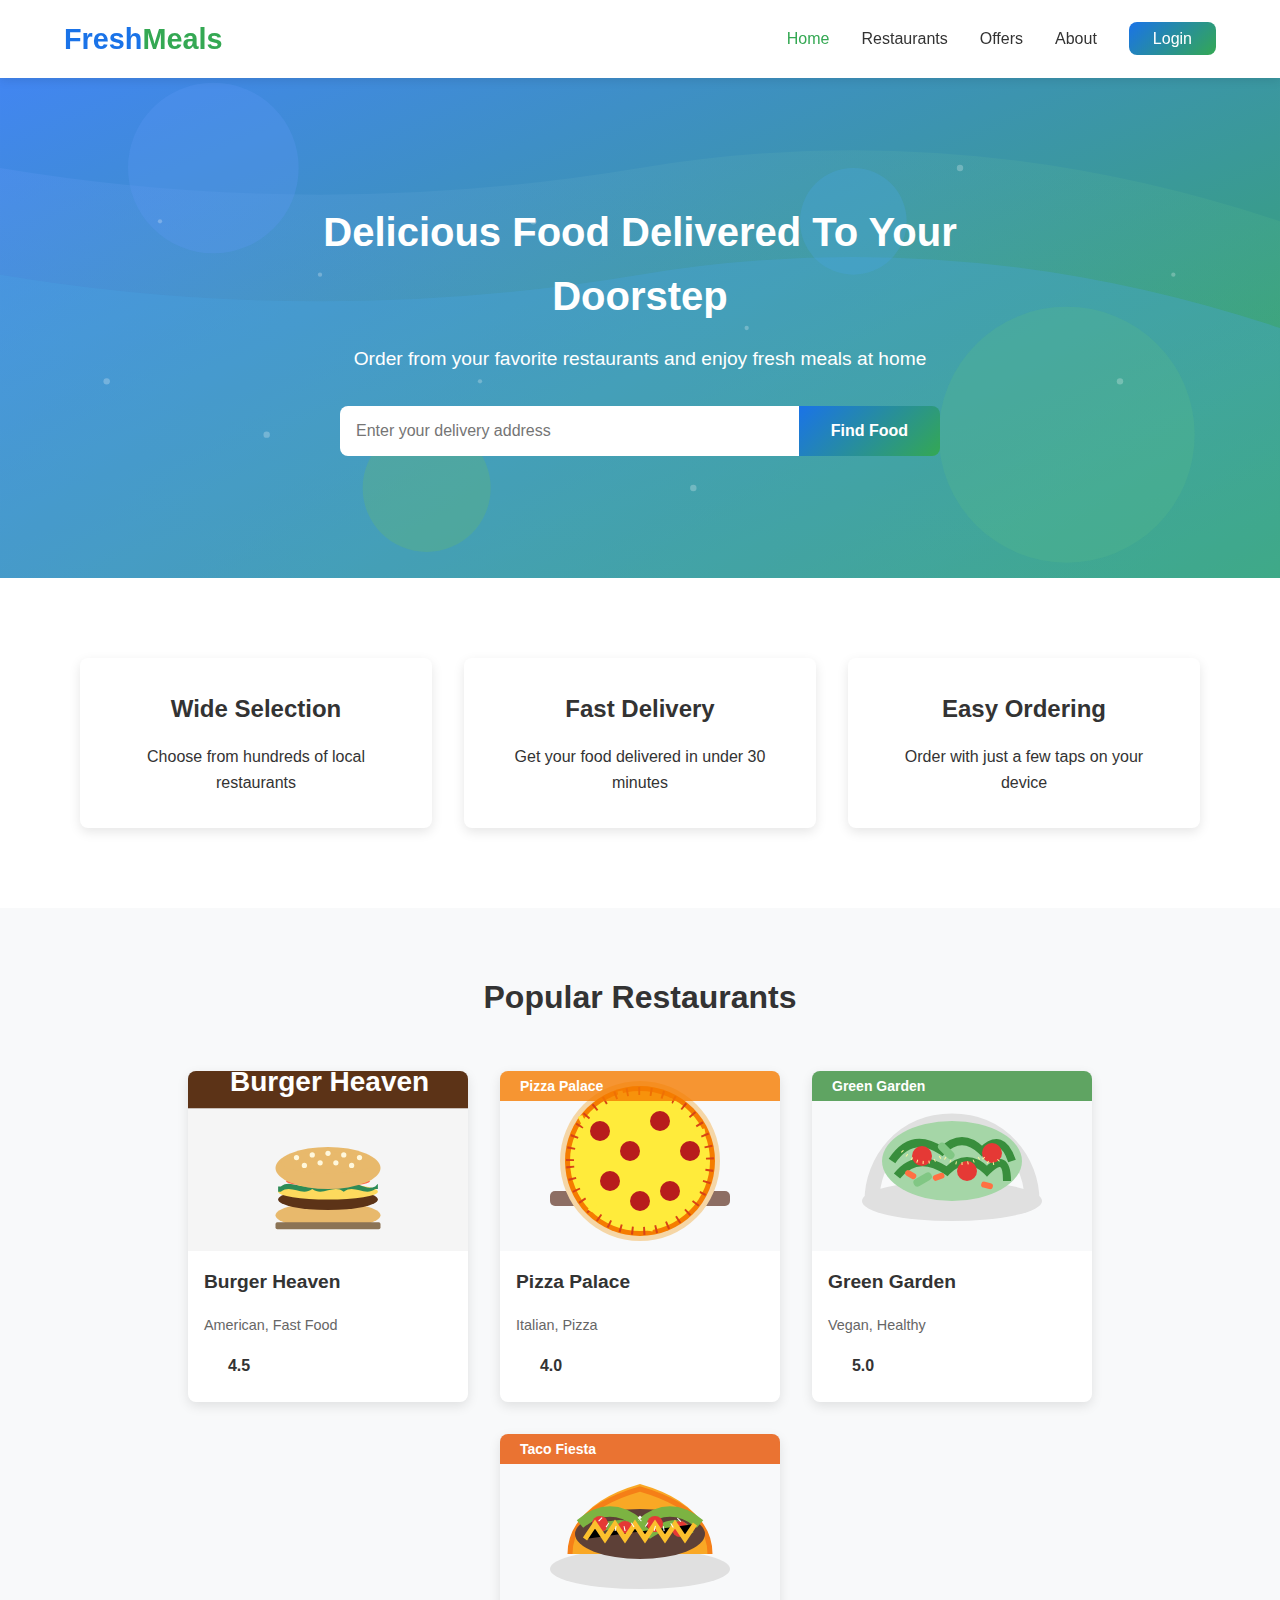
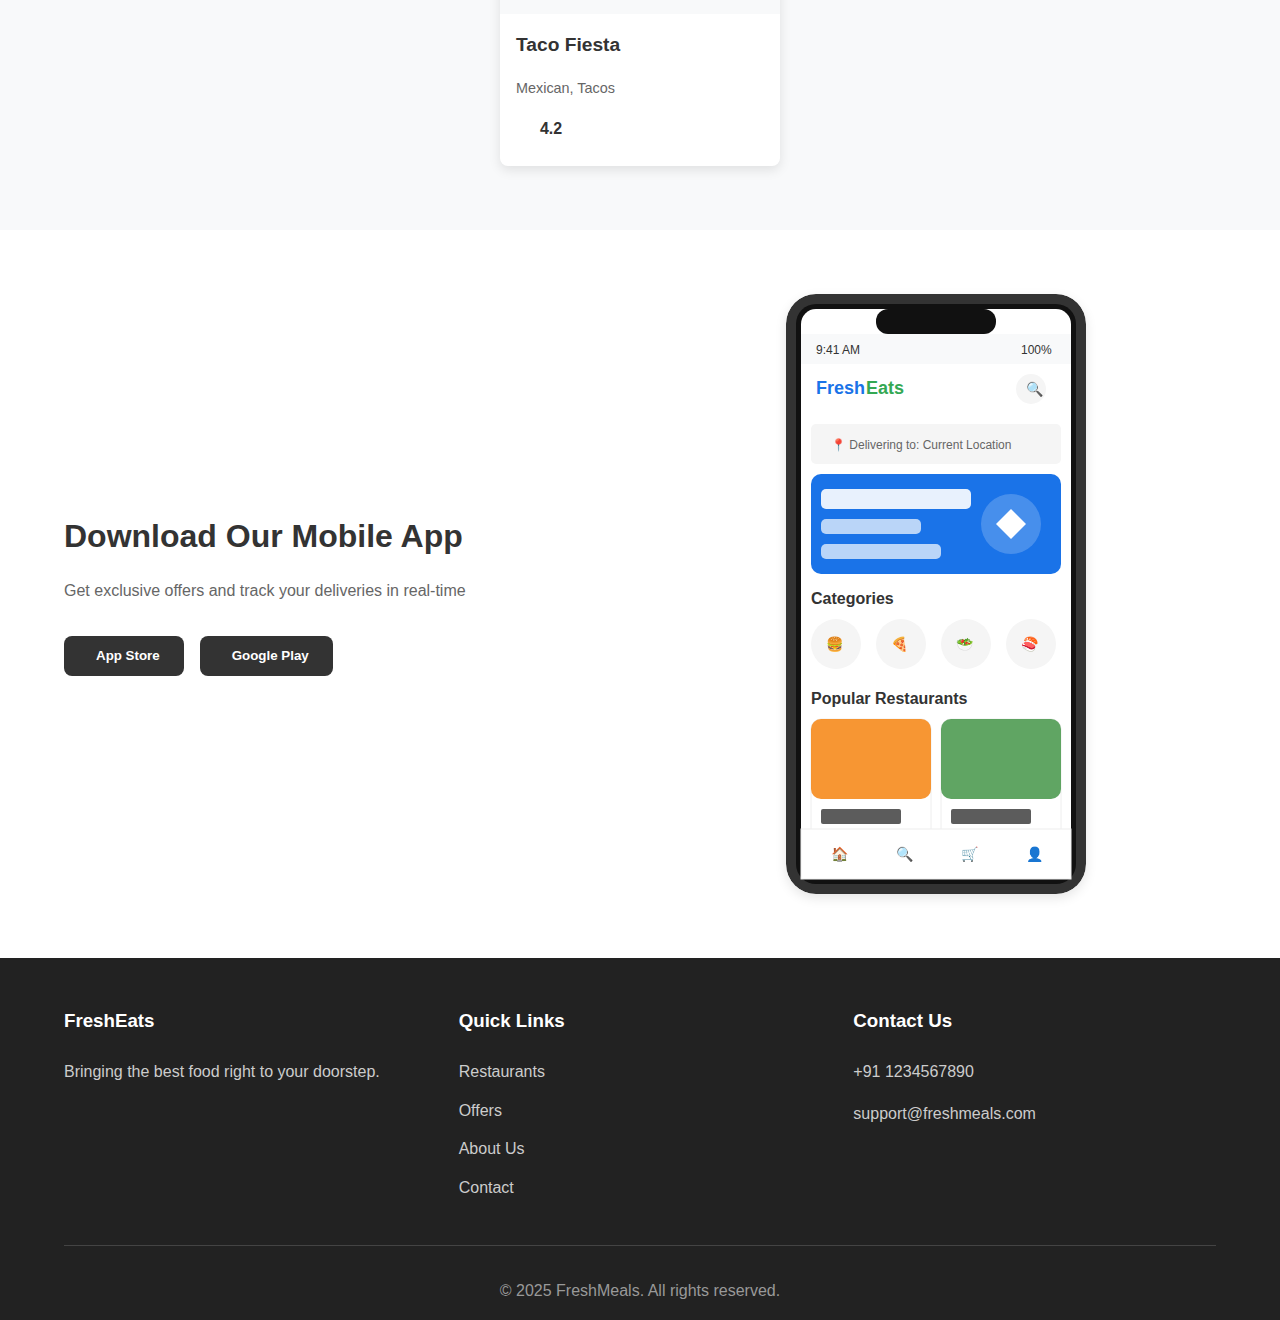
<file: Lab 9/Food Delivery/index.html>
<!DOCTYPE html>
<html lang="en">
<head>
    <meta charset="UTF-8">
    <meta name="viewport" content="width=device-width, initial-scale=1.0">
    <title>FreshMeals - Food Delivery</title>
    <link rel="stylesheet" href="styles.css">
</head>
<body>
    <header>
        <div class="logo">
            <h1>Fresh<span>Meals</span></h1>
        </div>
        <nav>
            <ul>
                <li><a href="index.html" class="active">Home</a></li>
                <li><a href="#">Restaurants</a></li>
                <li><a href="#">Offers</a></li>
                <li><a href="#">About</a></li>
                <li><a href="login.html" class="login-btn">Login</a></li>
            </ul>
        </nav>
        <div class="hamburger">
            <i class="fas fa-bars"></i>
        </div>
    </header>

    <section class="hero">
            <div class="hero-content">
                <h1>Delicious Food Delivered To Your Doorstep</h1>
                <p>Order from your favorite restaurants and enjoy fresh meals at home</p>
                <div class="search-box">
                    <input type="text" placeholder="Enter your delivery address">
                    <button>Find Food</button>
                </div>
            </div>
    </section>

    <section class="features">
        <div class="feature-card">
            <i class="fas fa-utensils"></i>
            <h3>Wide Selection</h3>
            <p>Choose from hundreds of local restaurants</p>
        </div>
        <div class="feature-card">
            <i class="fas fa-truck"></i>
            <h3>Fast Delivery</h3>
            <p>Get your food delivered in under 30 minutes</p>
        </div>
        <div class="feature-card">
            <i class="fas fa-mobile-alt"></i>
            <h3>Easy Ordering</h3>
            <p>Order with just a few taps on your device</p>
        </div>
    </section>

    <section class="popular-restaurants">
        <h2>Popular Restaurants</h2>
        <div class="restaurant-grid">
            <div class="restaurant-card">
                <div class="restaurant-img"></div>
                <h3>Burger Heaven</h3>
                <p>American, Fast Food</p>
                <div class="rating">
                    <i class="fas fa-star"></i>
                    <i class="fas fa-star"></i>
                    <i class="fas fa-star"></i>
                    <i class="fas fa-star"></i>
                    <i class="fas fa-star-half-alt"></i>
                    <span>4.5</span>
                </div>
            </div>
            <div class="restaurant-card">
                <div class="restaurant-img"></div>
                <h3>Pizza Palace</h3>
                <p>Italian, Pizza</p>
                <div class="rating">
                    <i class="fas fa-star"></i>
                    <i class="fas fa-star"></i>
                    <i class="fas fa-star"></i>
                    <i class="fas fa-star"></i>
                    <i class="far fa-star"></i>
                    <span>4.0</span>
                </div>
            </div>
            <div class="restaurant-card">
                <div class="restaurant-img"></div>
                <h3>Green Garden</h3>
                <p>Vegan, Healthy</p>
                <div class="rating">
                    <i class="fas fa-star"></i>
                    <i class="fas fa-star"></i>
                    <i class="fas fa-star"></i>
                    <i class="fas fa-star"></i>
                    <i class="fas fa-star"></i>
                    <span>5.0</span>
                </div>
            </div>
            <div class="restaurant-card">
                <div class="restaurant-img"></div>
                <h3>Taco Fiesta</h3>
                <p>Mexican, Tacos</p>
                <div class="rating">
                    <i class="fas fa-star"></i>
                    <i class="fas fa-star"></i>
                    <i class="fas fa-star"></i>
                    <i class="fas fa-star"></i>
                    <i class="far fa-star"></i>
                    <span>4.2</span>
                </div>
            </div>
        </div>
    </section>

    <section class="app-download">
        <div class="app-content">
            <h2>Download Our Mobile App</h2>
            <p>Get exclusive offers and track your deliveries in real-time</p>
            <div class="app-buttons">
                <button class="app-btn"><i class="fab fa-apple"></i> App Store</button>
                <button class="app-btn"><i class="fab fa-google-play"></i> Google Play</button>
            </div>
        </div>
        <div class="app-image">
            <div class="phone-mockup"></div>
        </div>
    </section>

    <footer>
        <div class="footer-content">
            <div class="footer-section">
                <h3>FreshEats</h3>
                <p>Bringing the best food right to your doorstep.</p>
                <div class="social-icons">
                    <i class="fab fa-facebook"></i>
                    <i class="fab fa-twitter"></i>
                    <i class="fab fa-instagram"></i>
                </div>
            </div>
            <div class="footer-section">
                <h3>Quick Links</h3>
                <ul>
                    <li><a href="restuarants">Restaurants</a></li>
                    <li><a href="offers">Offers</a></li>
                    <li><a href="about_us">About Us</a></li>
                    <li><a href="contact_us">Contact</a></li>
                </ul>
            </div>
            <div class="footer-section">
                <h3>Contact Us</h3>
                <p><i class="fas fa-phone"></i> +91 1234567890</p>
                <p><i class="fas fa-envelope"></i> support@freshmeals.com</p>
            </div>
        </div>
        <div class="footer-bottom">
            <p>&copy; 2025 FreshMeals. All rights reserved.</p>
        </div>
    </footer>
</body>
</html>
</file>
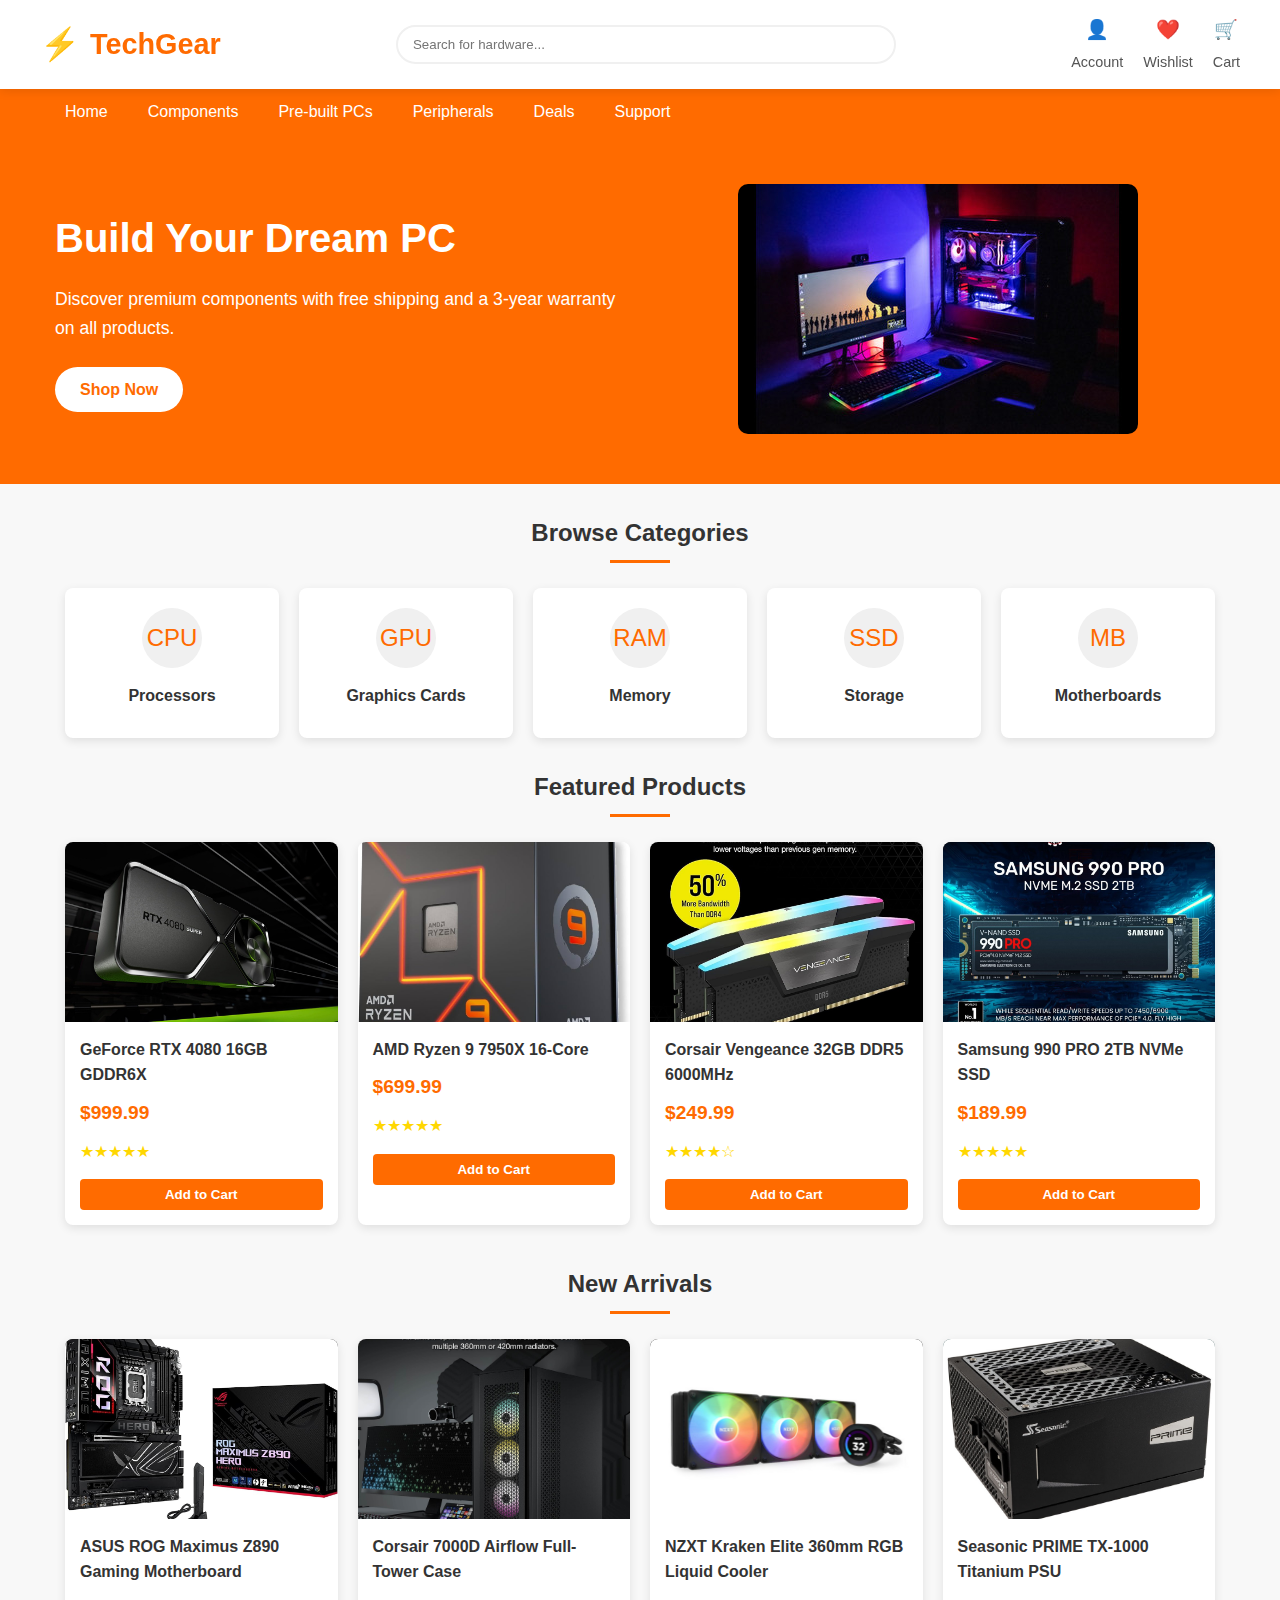
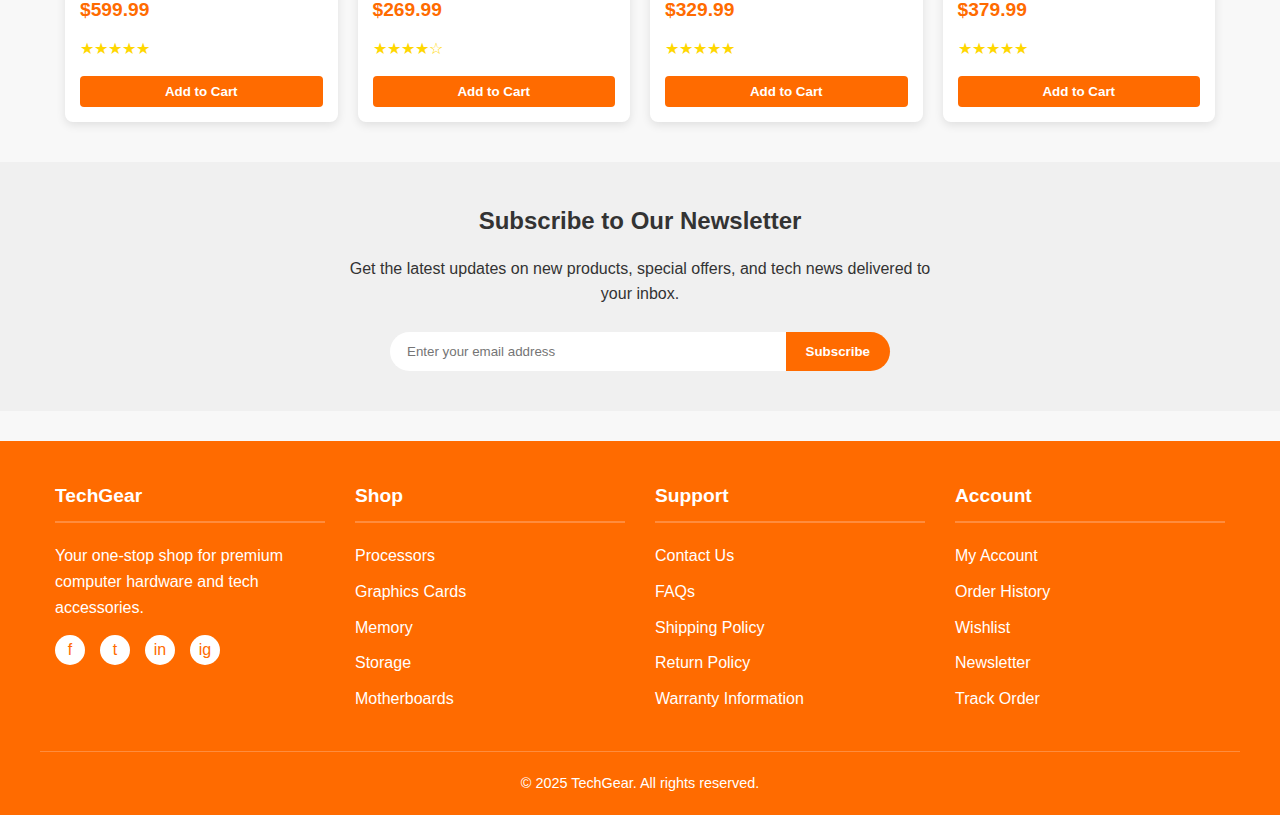
<file: Lab 9/Online Shopping/index.html>
<!DOCTYPE html>
<html lang="en">
<head>
    <meta charset="UTF-8">
    <meta name="viewport" content="width=device-width, initial-scale=1.0">
    <title>TechGear - Computer Hardware Shop</title>
    <link rel="stylesheet" href="./styles.css" />
</head>
<body>

    <header>
        <div class="container header-container">
            <div class="logo">
                <span class="logo-icon">⚡</span>
                <h1>TechGear</h1>
            </div>
            <div class="search-bar">
                <input type="text" placeholder="Search for hardware...">
            </div>
            <div class="header-icons">
                <a href="#" class="icon-button">
                    <span class="icon">👤</span>
                    Account
                </a>
                <a href="#" class="icon-button">
                    <span class="icon">❤️</span>
                    Wishlist
                </a>
                <a href="#" class="icon-button">
                    <span class="icon">🛒</span>
                    Cart
                </a>
            </div>
        </div>
    </header>

    <nav>
        <div class="container nav-container">
            <ul class="nav-links">
                <li><a href="#">Home</a></li>
                <li><a href="#">Components</a></li>
                <li><a href="#">Pre-built PCs</a></li>
                <li><a href="#">Peripherals</a></li>
                <li><a href="#">Deals</a></li>
                <li><a href="#">Support</a></li>
            </ul>
            <div class="menu-icon">≡</div>
        </div>
    </nav>

    <section class="hero">
        <div class="container hero-content">
            <div class="hero-text">
                <h2>Build Your Dream PC</h2>
                <p>Discover premium components with free shipping and a 3-year warranty on all products.</p>
                <a href="#" class="btn">Shop Now</a>
            </div>
            <div class="hero-image">
                <div class="placeholder"></div>
            </div>
        </div>
    </section>

    <section class="categories">
        <div class="container">
            <h2 class="section-title">Browse Categories</h2>
            <div class="category-container">
                <div class="category-card">
                    <div class="category-icon">CPU</div>
                    <h3>Processors</h3>
                </div>
                <div class="category-card">
                    <div class="category-icon">GPU</div>
                    <h3>Graphics Cards</h3>
                </div>
                <div class="category-card">
                    <div class="category-icon">RAM</div>
                    <h3>Memory</h3>
                </div>
                <div class="category-card">
                    <div class="category-icon">SSD</div>
                    <h3>Storage</h3>
                </div>
                <div class="category-card">
                    <div class="category-icon">MB</div>
                    <h3>Motherboards</h3>
                </div>
            </div>
        </div>
    </section>

    <section class="products">
        <div class="container">
            <h2 class="section-title">Featured Products</h2>
            <div class="product-container">
                <div class="product-card">
                    <div class="product-image product-image-rtx4080">
                        <img src="./GeForce RTX 4080 16GB GDDR6X.jpg" alt="RTX 4080 Graphics Card">
                    </div>
                    <div class="product-details">
                        <h3>GeForce RTX 4080 16GB GDDR6X</h3>
                        <div class="product-price">$999.99</div>
                        <div class="rating">★★★★★</div>
                        <div class="product-actions">
                            <button class="add-to-cart">Add to Cart</button>
                        </div>
                    </div>
                </div>
                <div class="product-card">
                    <div class="product-image product-image-ryzen">
                        <img src="./AMD Ryzen 9 7950X 16-Core.jpg" alt="Ryzen 9 7950X CPU">
                    </div>
                    <div class="product-details">
                        <h3>AMD Ryzen 9 7950X 16-Core</h3>
                        <div class="product-price">$699.99</div>
                        <div class="rating">★★★★★</div>
                        <div class="product-actions">
                            <button class="add-to-cart">Add to Cart</button>
                        </div>
                    </div>
                </div>
                <div class="product-card">
                    <div class="product-image product-image-ram">
                        <img src="./Corsair Vengeance 32GB DDR5 6000MHz.jpg" alt="32GB DDR5 RAM Kit">
                    </div>
                    <div class="product-details">
                        <h3>Corsair Vengeance 32GB DDR5 6000MHz</h3>
                        <div class="product-price">$249.99</div>
                        <div class="rating">★★★★☆</div>
                        <div class="product-actions">
                            <button class="add-to-cart">Add to Cart</button>
                        </div>
                    </div>
                </div>
                <div class="product-card">
                    <div class="product-image product-image-ssd">
                        <img src="./Samsung 990 PRO 2TB NVMe SSD.png" alt="Samsung 990 PRO 2TB SSD">
                    </div>
                    <div class="product-details">
                        <h3>Samsung 990 PRO 2TB NVMe SSD</h3>
                        <div class="product-price">$189.99</div>
                        <div class="rating">★★★★★</div>
                        <div class="product-actions">
                            <button class="add-to-cart">Add to Cart</button>
                        </div>
                    </div>
                </div>
            </div>
        </div>
    </section>

    <section class="products">
        <div class="container">
            <h2 class="section-title">New Arrivals</h2>
            <div class="product-container">
                <div class="product-card">
                    <div class="product-image product-image-mobo">
                        <img src="./ASUS ROG Maximus Z890 Gaming Motherboard.jpg" alt="ASUS ROG Maximus Z890">
                    </div>
                    <div class="product-details">
                        <h3>ASUS ROG Maximus Z890 Gaming Motherboard</h3>
                        <div class="product-price">$599.99</div>
                        <div class="rating">★★★★★</div>
                        <div class="product-actions">
                            <button class="add-to-cart">Add to Cart</button>
                        </div>
                    </div>
                </div>
                <div class="product-card">
                    <div class="product-image product-image-case">
                        <img src="./Corsair 7000D Airflow Full-Tower Case.jpg" alt="Corsair 7000D Airflow Case">
                    </div>
                    <div class="product-details">
                        <h3>Corsair 7000D Airflow Full-Tower Case</h3>
                        <div class="product-price">$269.99</div>
                        <div class="rating">★★★★☆</div>
                        <div class="product-actions">
                            <button class="add-to-cart">Add to Cart</button>
                        </div>
                    </div>
                </div>
                <div class="product-card">
                    <div class="product-image product-image-cooler">
                        <img src="./NZXT Kraken Elite 360mm RGB Liquid Cooler.jpg" alt="NZXT Kraken Elite 360mm AIO">
                    </div>
                    <div class="product-details">
                        <h3>NZXT Kraken Elite 360mm RGB Liquid Cooler</h3>
                        <div class="product-price">$329.99</div>
                        <div class="rating">★★★★★</div>
                        <div class="product-actions">
                            <button class="add-to-cart">Add to Cart</button>
                        </div>
                    </div>
                </div>
                <div class="product-card">
                    <div class="product-image product-image-psu">
                        <img src="./Seasonic PRIME TX-1000 Titanium PSU.jpg" alt="Seasonic PRIME TX-1000">
                    </div>
                    <div class="product-details">
                        <h3>Seasonic PRIME TX-1000 Titanium PSU</h3>
                        <div class="product-price">$379.99</div>
                        <div class="rating">★★★★★</div>
                        <div class="product-actions">
                            <button class="add-to-cart">Add to Cart</button>
                        </div>
                    </div>
                </div>
            </div>
        </div>
    </section>

    <section class="newsletter">
        <div class="container newsletter-container">
            <h2>Subscribe to Our Newsletter</h2>
            <p>Get the latest updates on new products, special offers, and tech news delivered to your inbox.</p>
            <form class="newsletter-form">
                <input type="email" placeholder="Enter your email address">
                <button type="submit">Subscribe</button>
            </form>
        </div>
    </section>

    <footer>
        <div class="container footer-container">
            <div class="footer-col">
                <h3>TechGear</h3>
                <p>Your one-stop shop for premium computer hardware and tech accessories.</p>
                <div class="social-links">
                    <a href="#" class="social-icon">f</a>
                    <a href="#" class="social-icon">t</a>
                    <a href="#" class="social-icon">in</a>
                    <a href="#" class="social-icon">ig</a>
                </div>
            </div>
            <div class="footer-col">
                <h3>Shop</h3>
                <ul class="footer-links">
                    <li><a href="#">Processors</a></li>
                    <li><a href="#">Graphics Cards</a></li>
                    <li><a href="#">Memory</a></li>
                    <li><a href="#">Storage</a></li>
                    <li><a href="#">Motherboards</a></li>
                </ul>
            </div>
            <div class="footer-col">
                <h3>Support</h3>
                <ul class="footer-links">
                    <li><a href="#">Contact Us</a></li>
                    <li><a href="#">FAQs</a></li>
                    <li><a href="#">Shipping Policy</a></li>
                    <li><a href="#">Return Policy</a></li>
                    <li><a href="#">Warranty Information</a></li>
                </ul>
            </div>
            <div class="footer-col">
                <h3>Account</h3>
                <ul class="footer-links">
                    <li><a href="#">My Account</a></li>
                    <li><a href="#">Order History</a></li>
                    <li><a href="#">Wishlist</a></li>
                    <li><a href="#">Newsletter</a></li>
                    <li><a href="#">Track Order</a></li>
                </ul>
            </div>
        </div>
        <div class="container footer-bottom">
            <p>&copy; 2025 TechGear. All rights reserved.</p>
        </div>
    </footer>

</body>
</html>
</file>
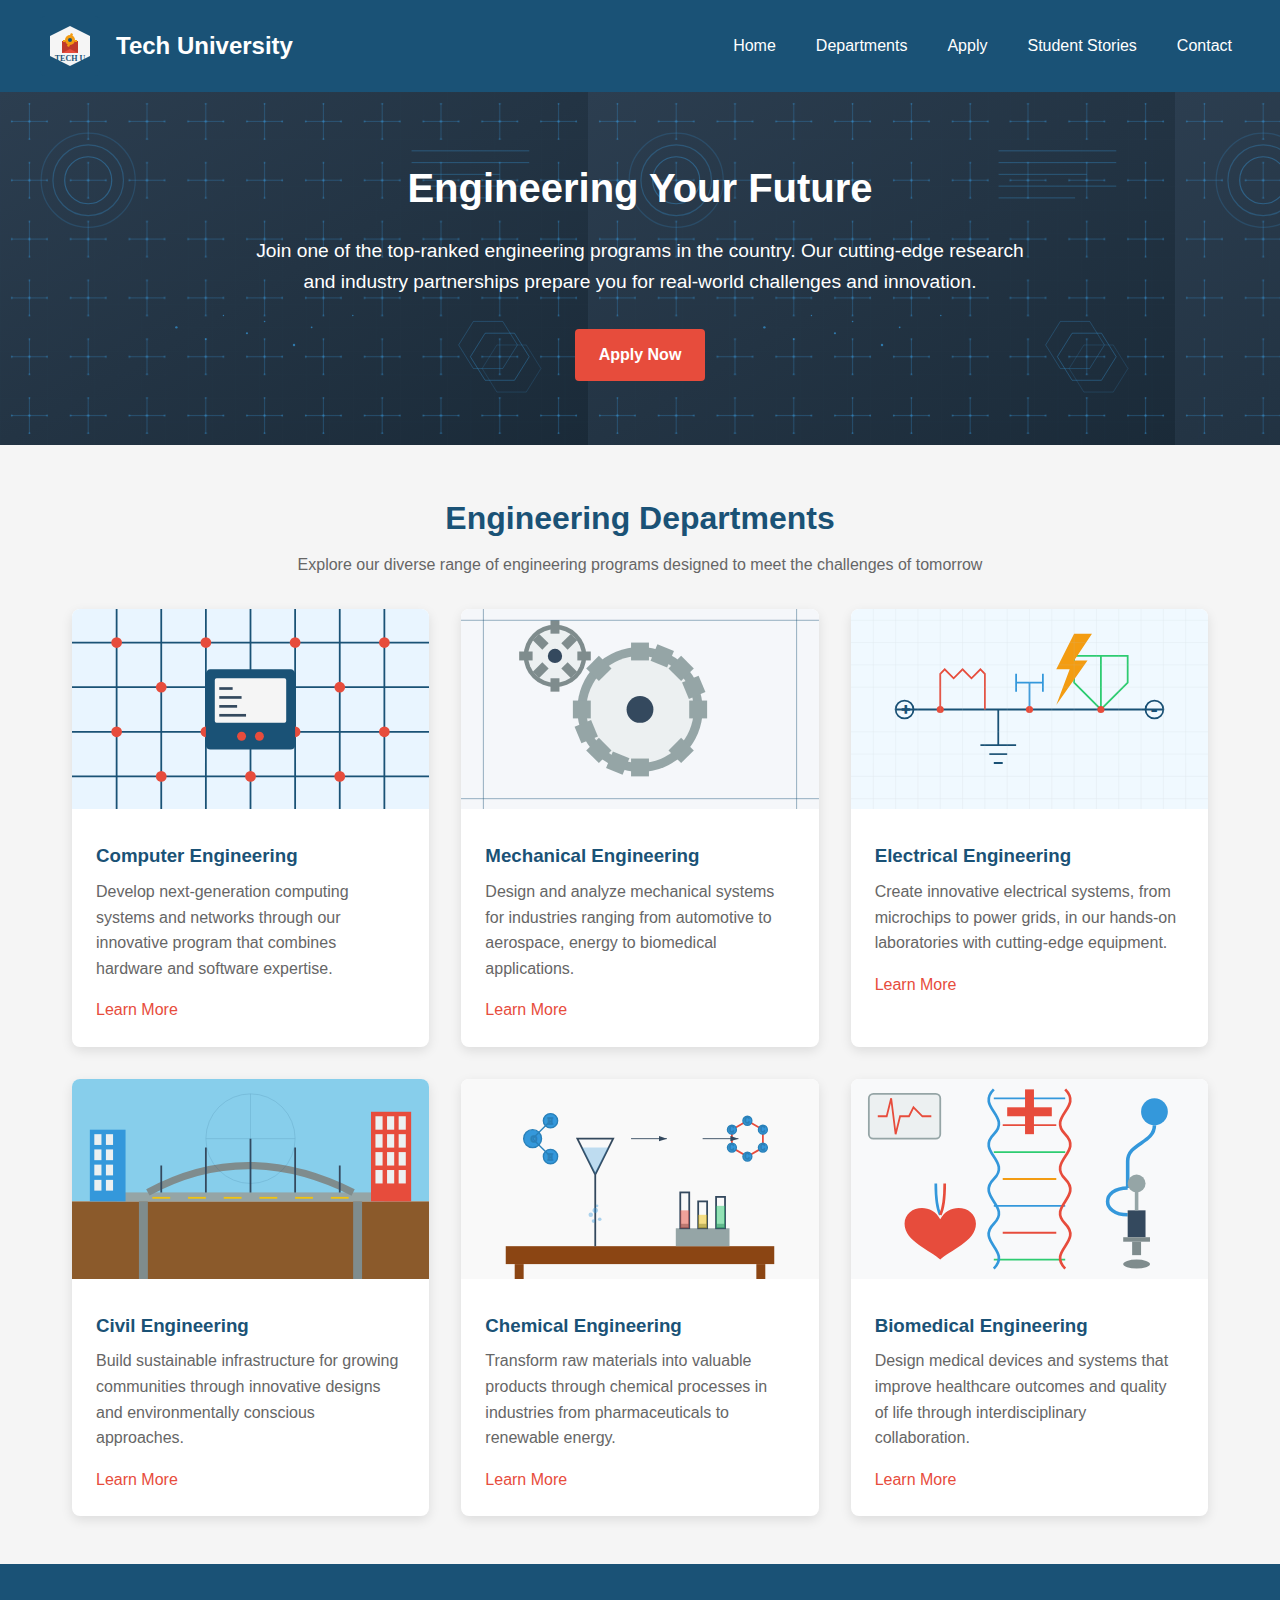
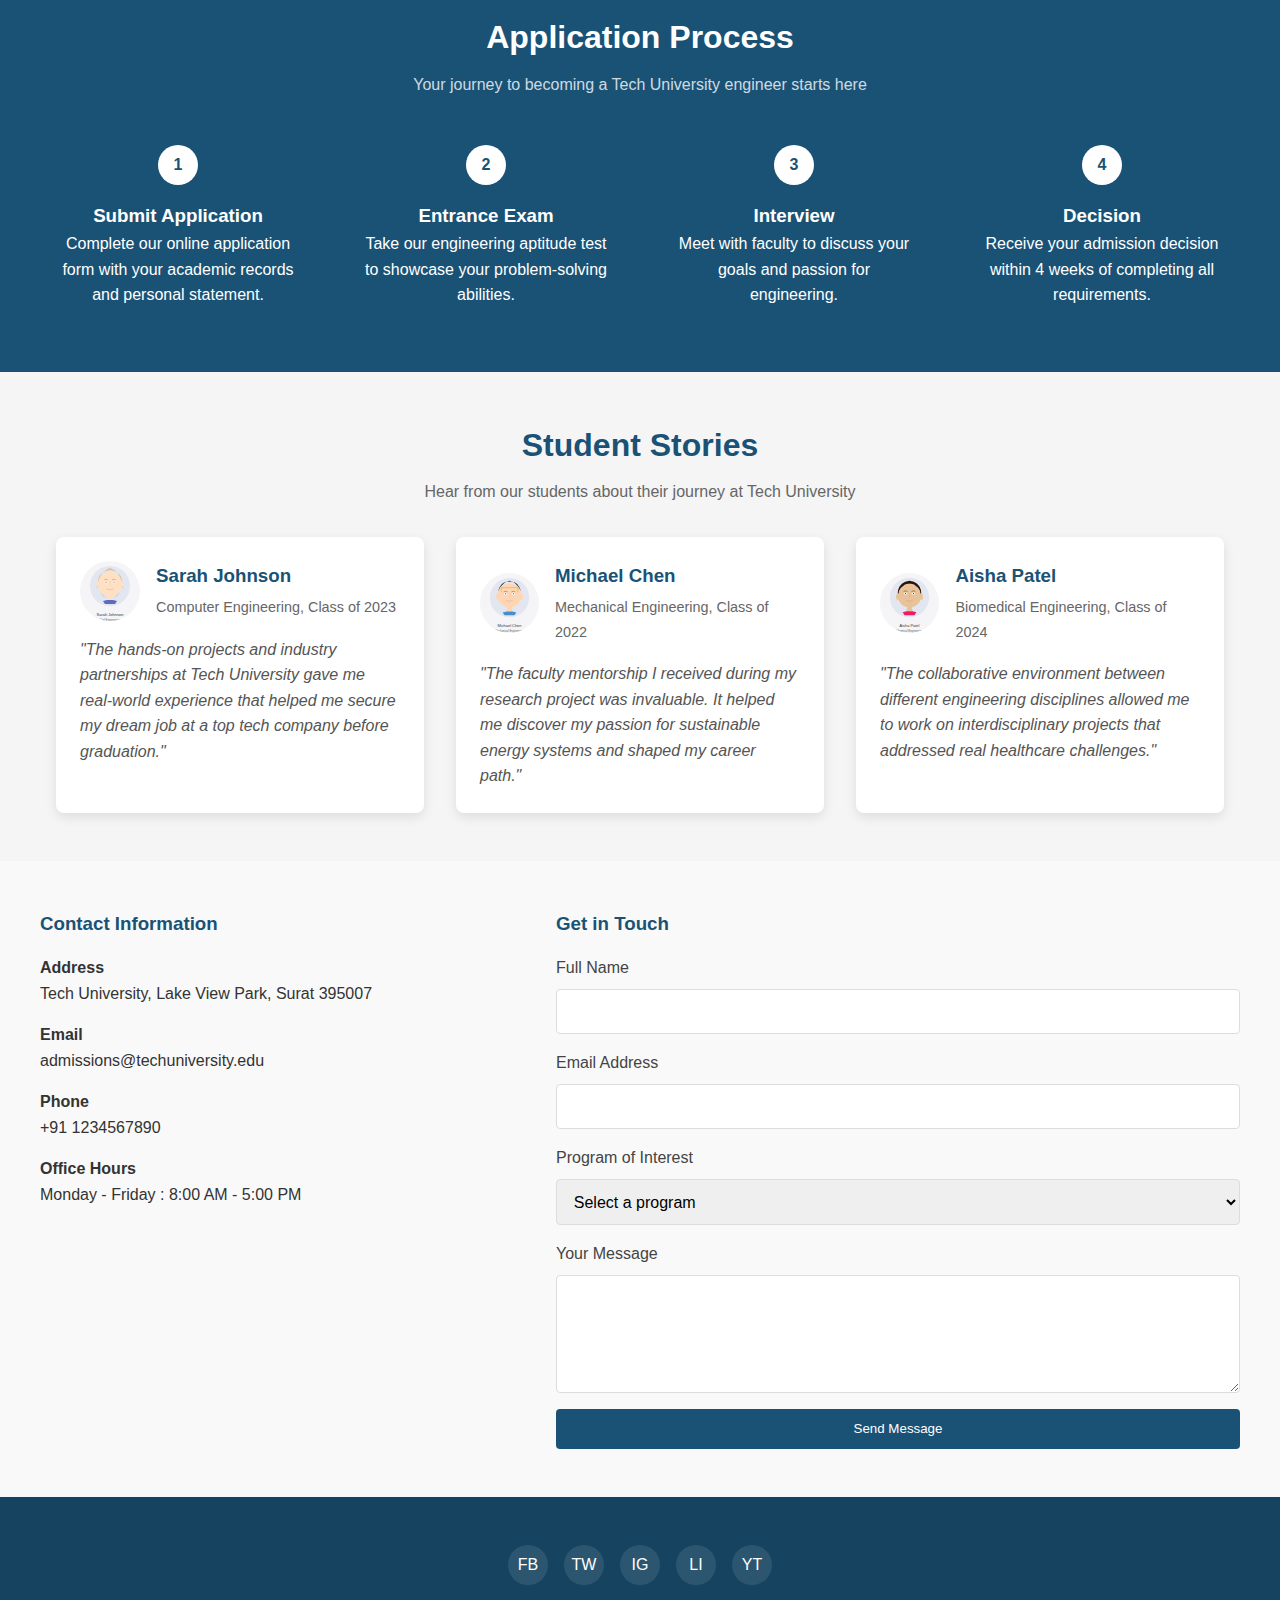
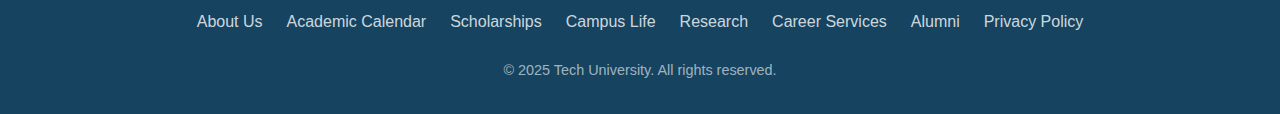
<file: Lab 9/University Website/index.html>
<!DOCTYPE html>
<html lang="en">
<head>
    <meta charset="UTF-8">
    <meta name="viewport" content="width=device-width, initial-scale=1.0">
    <title>Tech University - Engineering Excellence</title>
    <link rel="stylesheet" href="./styles.css" />
</head>
<body>
    <header>
        <div class="header-container">
            <div class="logo">
                <img src="./university-logo.svg" alt="Tech University Logo" />
                <h1>Tech University</h1>
            </div>
            
            <input type="checkbox" id="nav-toggle" class="nav-checkbox">
            <label for="nav-toggle" class="nav-toggle-label">☰</label>
            
            <nav class="main-nav">
                <ul>
                    <li><a href="#home">Home</a></li>
                    <li><a href="#departments">Departments</a></li>
                    <li><a href="#application">Apply</a></li>
                    <li><a href="#testimonials">Student Stories</a></li>
                    <li><a href="#contact">Contact</a></li>
                </ul>
            </nav>
        </div>
    </header>
    
    <section class="hero" id="home">
        <h2>Engineering Your Future</h2>
        <p>Join one of the top-ranked engineering programs in the country. Our cutting-edge research and industry partnerships prepare you for real-world challenges and innovation.</p>
        <a href="#application" class="cta-button">Apply Now</a>
    </section>
    
    <section class="departments" id="departments">
        <div class="section-title">
            <h2>Engineering Departments</h2>
            <p>Explore our diverse range of engineering programs designed to meet the challenges of tomorrow</p>
        </div>
        
        <div class="department-cards">
            <div class="department-card">
                <img src="./computer-engineering.svg" alt="Computer Engineering" />
                <div class="card-content">
                    <h3>Computer Engineering</h3>
                    <p>Develop next-generation computing systems and networks through our innovative program that combines hardware and software expertise.</p>
                    <a href="#" class="learn-more">Learn More</a>
                </div>
            </div>
            
            <div class="department-card">
                <img src="./mechanical-engineering.svg" alt="Mechanical Engineering" />
                <div class="card-content">
                    <h3>Mechanical Engineering</h3>
                    <p>Design and analyze mechanical systems for industries ranging from automotive to aerospace, energy to biomedical applications.</p>
                    <a href="#" class="learn-more">Learn More</a>
                </div>
            </div>
            
            <div class="department-card">
                <img src="./electrical-engineering.svg" alt="Electrical Engineering" />
                <div class="card-content">
                    <h3>Electrical Engineering</h3>
                    <p>Create innovative electrical systems, from microchips to power grids, in our hands-on laboratories with cutting-edge equipment.</p>
                    <a href="#" class="learn-more">Learn More</a>
                </div>
            </div>
            
            <div class="department-card">
                <img src="./civil-engineering.svg" alt="Civil Engineering" />
                <div class="card-content">
                    <h3>Civil Engineering</h3>
                    <p>Build sustainable infrastructure for growing communities through innovative designs and environmentally conscious approaches.</p>
                    <a href="#" class="learn-more">Learn More</a>
                </div>
            </div>
            
            <div class="department-card">
                <img src="./chemical-engineering.svg" alt="Chemical Engineering" />
                <div class="card-content">
                    <h3>Chemical Engineering</h3>
                    <p>Transform raw materials into valuable products through chemical processes in industries from pharmaceuticals to renewable energy.</p>
                    <a href="#" class="learn-more">Learn More</a>
                </div>
            </div>
            
            <div class="department-card">
                <img src="./biomedical-engineering.svg" alt="Biomedical Engineering" />
                <div class="card-content">
                    <h3>Biomedical Engineering</h3>
                    <p>Design medical devices and systems that improve healthcare outcomes and quality of life through interdisciplinary collaboration.</p>
                    <a href="#" class="learn-more">Learn More</a>
                </div>
            </div>
        </div>
    </section>
    
    <section class="application-process" id="application">
        <div class="application-container">
            <div class="section-title">
                <h2>Application Process</h2>
                <p>Your journey to becoming a Tech University engineer starts here</p>
            </div>
            
            <div class="steps">
                <div class="step">
                    <h3>Submit Application</h3>
                    <p>Complete our online application form with your academic records and personal statement.</p>
                </div>
                
                <div class="step">
                    <h3>Entrance Exam</h3>
                    <p>Take our engineering aptitude test to showcase your problem-solving abilities.</p>
                </div>
                
                <div class="step">
                    <h3>Interview</h3>
                    <p>Meet with faculty to discuss your goals and passion for engineering.</p>
                </div>
                
                <div class="step">
                    <h3>Decision</h3>
                    <p>Receive your admission decision within 4 weeks of completing all requirements.</p>
                </div>
            </div>
        </div>
    </section>
    
    <section class="testimonials" id="testimonials">
        <div class="section-title">
            <h2>Student Stories</h2>
            <p>Hear from our students about their journey at Tech University</p>
        </div>
        
        <div class="testimonial-cards">
            <div class="testimonial-card">
                <div class="testimonial-header">
                    <img src="./student-portrait-sarah.svg" alt="Student Portrait" />
                    <div class="testimonial-name">
                        <h3>Sarah Johnson</h3>
                        <span>Computer Engineering, Class of 2023</span>
                    </div>
                </div>
                <p>"The hands-on projects and industry partnerships at Tech University gave me real-world experience that helped me secure my dream job at a top tech company before graduation."</p>
            </div>
            
            <div class="testimonial-card">
                <div class="testimonial-header">
                    <img src="./student-portrait-michael.svg" alt="Student Portrait" />
                    <div class="testimonial-name">
                        <h3>Michael Chen</h3>
                        <span>Mechanical Engineering, Class of 2022</span>
                    </div>
                </div>
                <p>"The faculty mentorship I received during my research project was invaluable. It helped me discover my passion for sustainable energy systems and shaped my career path."</p>
            </div>
            
            <div class="testimonial-card">
                <div class="testimonial-header">
                    <img src="./student-portrait-aisha.svg" alt="Student Portrait" />
                    <div class="testimonial-name">
                        <h3>Aisha Patel</h3>
                        <span>Biomedical Engineering, Class of 2024</span>
                    </div>
                </div>
                <p>"The collaborative environment between different engineering disciplines allowed me to work on interdisciplinary projects that addressed real healthcare challenges."</p>
            </div>
        </div>
    </section>
    
    <section class="contact" id="contact">
        <div class="contact-container">
            <div class="contact-info">
                <h3>Contact Information</h3>
                <div class="info-item">
                    <div>
                        <h4>Address</h4>
                        <p>Tech University, Lake View Park, Surat 395007</p>
                    </div>
                </div>
                <div class="info-item">
                    <div>
                        <h4>Email</h4>
                        <p>admissions@techuniversity.edu</p>
                    </div>
                </div>
                <div class="info-item">
                    <div>
                        <h4>Phone</h4>
                        <p>+91 1234567890</p>
                    </div>
                </div>
                <div class="info-item">
                    <div>
                        <h4>Office Hours</h4>
                        <p>Monday - Friday : 8:00 AM - 5:00 PM</p>
                    </div>
                </div>
            </div>
            
            <div class="contact-form">
                <h3>Get in Touch</h3>
                <form>
                    <div class="form-group">
                        <label for="name">Full Name</label>
                        <input type="text" id="name" required>
                    </div>
                    
                    <div class="form-group">
                        <label for="email">Email Address</label>
                        <input type="email" id="email" required>
                    </div>
                    
                    <div class="form-group">
                        <label for="program">Program of Interest</label>
                        <select id="program">
                            <option value="">Select a program</option>
                            <option value="computer">Computer Engineering</option>
                            <option value="mechanical">Mechanical Engineering</option>
                            <option value="electrical">Electrical Engineering</option>
                            <option value="civil">Civil Engineering</option>
                            <option value="chemical">Chemical Engineering</option>
                            <option value="biomedical">Biomedical Engineering</option>
                        </select>
                    </div>
                    
                    <div class="form-group">
                        <label for="message">Your Message</label>
                        <textarea id="message" rows="5" required></textarea>
                    </div>
                    
                    <button type="submit">Send Message</button>
                </form>
            </div>
        </div>
    </section>
    
    <footer>
        <div class="footer-container">
            <div class="social-icons">
                <a href="#">FB</a>
                <a href="#">TW</a>
                <a href="#">IG</a>
                <a href="#">LI</a>
                <a href="#">YT</a>
            </div>
            
            <div class="footer-links">
                <a href="#">About Us</a>
                <a href="#">Academic Calendar</a>
                <a href="#">Scholarships</a>
                <a href="#">Campus Life</a>
                <a href="#">Research</a>
                <a href="#">Career Services</a>
                <a href="#">Alumni</a>
                <a href="#">Privacy Policy</a>
            </div>
            
            <p class="copyright">© 2025 Tech University. All rights reserved.</p>
        </div>
    </footer>
</body>
</html>
</file>
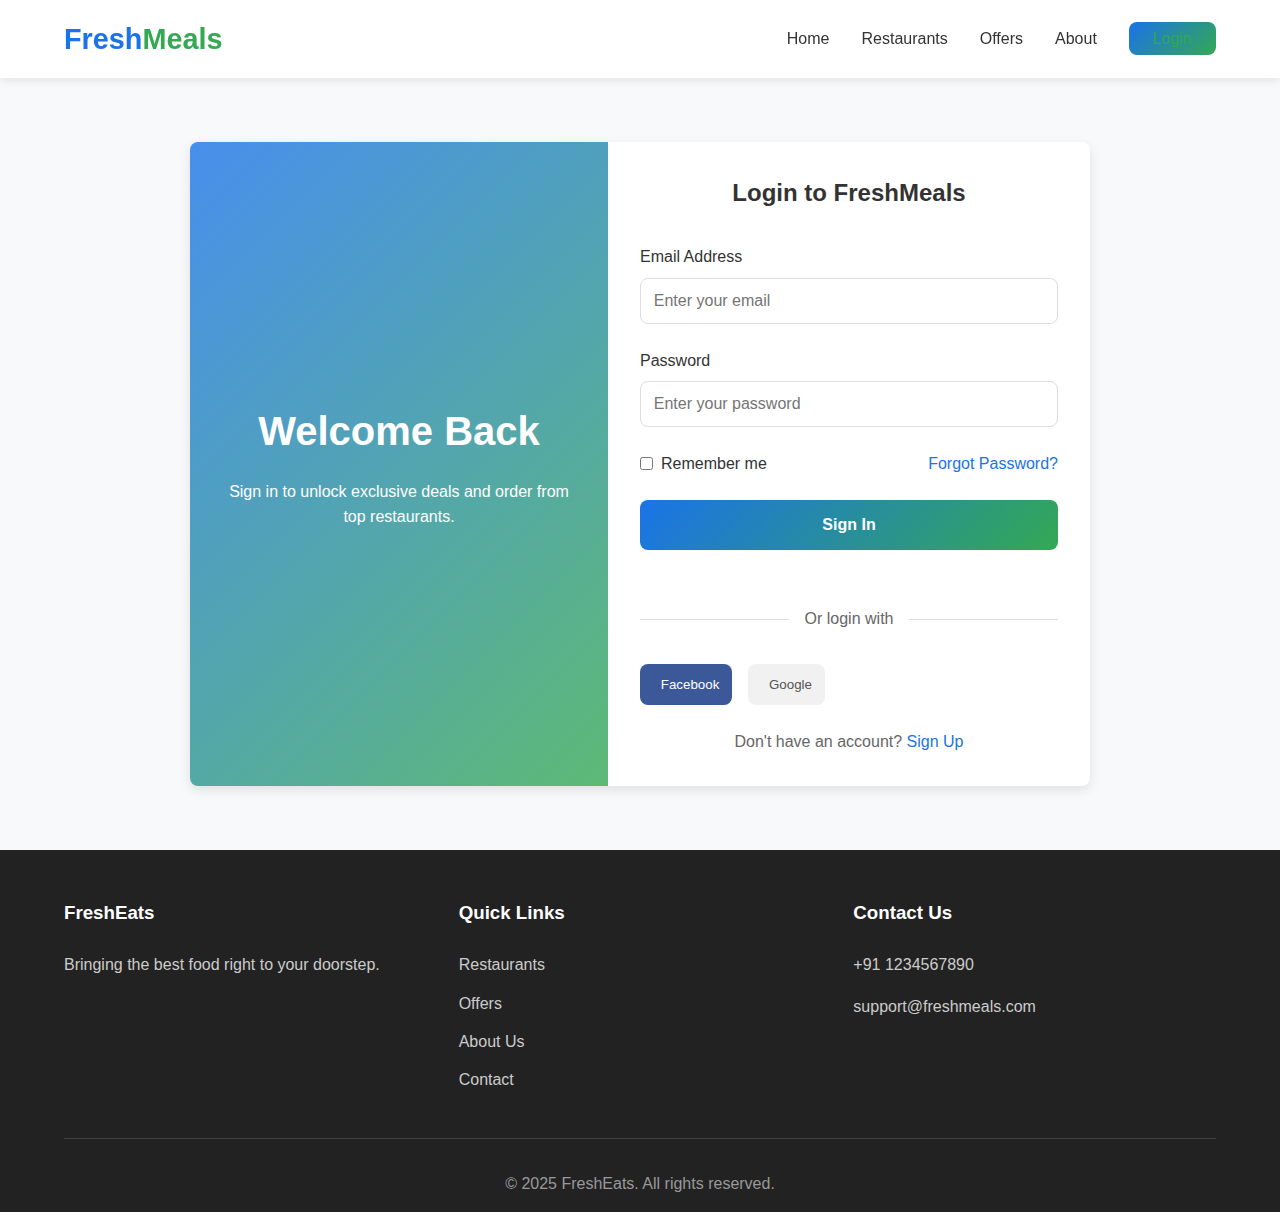
<file: Lab 9/Food Delivery/login.html>
<!DOCTYPE html>
<html lang="en">
<head>
    <meta charset="UTF-8">
    <meta name="viewport" content="width=device-width, initial-scale=1.0">
    <title>Login - FreshMeals</title>
    <link rel="stylesheet" href="styles.css">
    <style>
        .login-section {
            padding: 4rem 5%;
            min-height: calc(100vh - 80px - 300px);
            display: flex;
            align-items: center;
            justify-content: center;
        }
        
        .login-container {
            display: flex;
            max-width: 900px;
            width: 100%;
            background-color: white;
            border-radius: var(--border-radius);
            overflow: hidden;
            box-shadow: var(--box-shadow);
            flex-direction: row;
        }
        
        .login-image {
            flex: 1;
            background-image: url('https://via.placeholder.com/400x300');
            background-size: cover;
            background-position: center;
            min-height: 350px;
            position: relative;
        }
        
        .login-form {
            flex: 1;
            padding: 2rem;
        }
        
        .social-login {
            display: flex;
            gap: 1rem;
            margin-bottom: 1.5rem;
            flex-direction: row;
        }
        
        .social-btn {
            flex: 1;
        }
        
        @media (max-width: 768px) {
            .login-container {
                flex-direction: column;
                max-width: 500px;
            }
            
            .login-image {
                min-height: 200px;
            }
            
            .social-login {
                flex-direction: column;
            }
        }
    </style>
</head>
<body>
    <header>
        <div class="logo">
            <h1>Fresh<span>Meals</span></h1>
        </div>
        <nav>
            <ul>
                <li><a href="index.html">Home</a></li>
                <li><a href="#">Restaurants</a></li>
                <li><a href="#">Offers</a></li>
                <li><a href="#">About</a></li>
                <li><a href="login.html" class="login-btn active">Login</a></li>
            </ul>
        </nav>
        <div class="hamburger">
            <i class="fas fa-bars"></i>
        </div>
    </header>

    <section class="login-section">
        <div class="login-container">
            <div class="login-image">
                <div class="login-overlay">
                    <h2>Welcome Back</h2>
                    <p>Sign in to unlock exclusive deals and order from top restaurants.</p>
                </div>
            </div>
            <div class="login-form">
                <h2>Login to FreshMeals</h2>
                <form>
                    <div class="form-group">
                        <label for="email">Email Address</label>
                        <input type="email" id="email" placeholder="Enter your email" required>
                    </div>
                    <div class="form-group">
                        <label for="password">Password</label>
                        <input type="password" id="password" placeholder="Enter your password" required>
                    </div>
                    <div class="form-options">
                        <div class="remember-me">
                            <input type="checkbox" id="remember">
                            <label for="remember">Remember me</label>
                        </div>
                        <a href="#" class="forgot-password">Forgot Password?</a>
                    </div>
                    <button type="submit" class="login-submit">Sign In</button>
                </form>
                
                <div class="login-divider">
                    <span>Or login with</span>
                </div>
                
                <div class="social-login">
                    <a href="https://www.facebook.com/login/">
                        <button class="social-btn facebook">
                            <i class="fab fa-facebook-f"></i> Facebook
                        </button>
                    </a>
                    <a href="https://accounts.google.com/v3/signin/identifier?continue=https%3A%2F%2Fmail.google.com%2Fmail%2F&ifkv=AXH0vVuThcE0tGaO8yLZAogHhl_5fIS_a8s46yt5E--rQfVTbBX_BNInsA6eOEdaxJtV2ZFf5YGj&rip=1&sacu=1&service=mail&flowName=GlifWebSignIn&flowEntry=ServiceLogin&dsh=S70833219%3A1742736032018246">
                        <button class="social-btn google">
                            <i class="fab fa-google"></i> Google
                        </button>
                    </a>
                </div>
                
                <p class="signup-text">Don't have an account? <a href="#">Sign Up</a></p>
            </div>
        </div>
    </section>

    <footer>
        <div class="footer-content">
            <div class="footer-section">
                <h3>FreshEats</h3>
                <p>Bringing the best food right to your doorstep.</p>
                <div class="social-icons">
                    <i class="fab fa-facebook"></i>
                    <i class="fab fa-twitter"></i>
                    <i class="fab fa-instagram"></i>
                </div>
            </div>
            <div class="footer-section">
                <h3>Quick Links</h3>
                <ul>
                    <li><a href="#">Restaurants</a></li>
                    <li><a href="#">Offers</a></li>
                    <li><a href="#">About Us</a></li>
                    <li><a href="#">Contact</a></li>
                </ul>
            </div>
            <div class="footer-section">
                <h3>Contact Us</h3>
                <p><i class="fas fa-phone"></i> +91 1234567890</p>
                <p><i class="fas fa-envelope"></i> support@freshmeals.com</p>
            </div>
        </div>
        <div class="footer-bottom">
            <p>&copy; 2025 FreshEats. All rights reserved.</p>
        </div>
    </footer>
</body>
</html>
</file>
<file: Lab 9/Food Delivery/styles.css>
* {
    margin: 0;
    padding: 0;
    box-sizing: border-box;
    font-family: 'Segoe UI', Tahoma, Geneva, Verdana, sans-serif;
}

:root {
    --primary-blue: #1a73e8;
    --primary-green: #34a853;
    --gradient: linear-gradient(135deg, var(--primary-blue), var(--primary-green));
    --light-bg: #f8f9fa;
    --dark-text: #333;
    --light-text: #fff;
    --grey-text: #666;
    --border-radius: 8px;
    --box-shadow: 0 4px 12px rgba(0, 0, 0, 0.1);
}

body {
    background-color: var(--light-bg);
    color: var(--dark-text);
    line-height: 1.6;
}

a {
    text-decoration: none;
    color: inherit;
}

ul {
    list-style: none;
}

button {
    cursor: pointer;
    border: none;
    outline: none;
}

header {
    display: flex;
    justify-content: space-between;
    align-items: center;
    padding: 1rem 5%;
    background-color: white;
    box-shadow: 0 2px 10px rgba(0, 0, 0, 0.1);
    position: sticky;
    top: 0;
    z-index: 100;
}

.logo h1 {
    font-size: 1.8rem;
    color: var(--primary-blue);
}

.logo span {
    color: var(--primary-green);
}

nav ul {
    display: flex;
    gap: 2rem;
}

nav ul li a {
    font-weight: 500;
    transition: color 0.3s;
}

nav ul li a:hover, nav ul li a.active {
    color: var(--primary-green);
}

.login-btn {
    padding: 0.5rem 1.5rem;
    background: var(--gradient);
    color: white;
    border-radius: var(--border-radius);
    transition: opacity 0.3s;
}

.login-btn:hover {
    opacity: 0.9;
    color: white;
}

.hamburger {
    display: none;
    font-size: 1.5rem;
    cursor: pointer;
}

.hero {
    height: 500px;
    background-image: url('./hero-background.svg');
    background-size: cover;
    background-position: center;
    display: flex;
    align-items: center;
    justify-content: center;
    color: white;
    text-align: center;
}

.hero-content {
    max-width: 800px;
    padding: 0 2rem;
}

.hero h1 {
    font-size: 2.5rem;
    margin-bottom: 1rem;
}

.hero p {
    font-size: 1.2rem;
    margin-bottom: 2rem;
}

.search-box {
    display: flex;
    max-width: 600px;
    margin: 0 auto;
}

.search-box input {
    flex: 1;
    padding: 1rem;
    border: none;
    border-radius: var(--border-radius) 0 0 var(--border-radius);
    font-size: 1rem;
}

.search-box button {
    padding: 1rem 2rem;
    background: var(--gradient);
    color: white;
    border-radius: 0 var(--border-radius) var(--border-radius) 0;
    font-weight: bold;
    font-size: 1rem;
}

.features {
    display: flex;
    justify-content: space-around;
    padding: 4rem 5%;
    background-color: white;
    flex-wrap: wrap;
}

.feature-card {
    text-align: center;
    padding: 2rem;
    flex: 1;
    min-width: 250px;
    margin: 1rem;
    border-radius: var(--border-radius);
    box-shadow: var(--box-shadow);
    transition: transform 0.3s;
}

.feature-card:hover {
    transform: translateY(-10px);
}

.feature-card i {
    font-size: 3rem;
    margin-bottom: 1.5rem;
    background: var(--gradient);
    -webkit-background-clip: text;
    -webkit-text-fill-color: transparent;
}

.feature-card h3 {
    margin-bottom: 1rem;
    font-size: 1.5rem;
}

.popular-restaurants {
    padding: 4rem 5%;
    background-color: var(--light-bg);
}

.popular-restaurants h2 {
    text-align: center;
    margin-bottom: 3rem;
    font-size: 2rem;
}

.restaurant-grid {
    display: flex;
    flex-wrap: wrap;
    gap: 2rem;
    justify-content: center;
}

.restaurant-card {
    background-color: white;
    border-radius: var(--border-radius);
    overflow: hidden;
    box-shadow: var(--box-shadow);
    width: 280px;
    transition: transform 0.3s;
}

.restaurant-card:hover {
    transform: translateY(-10px);
}

.restaurant-img {
    height: 180px;
    background-color: #ddd;
    background-size: cover;
    background-position: center;
}

.restaurant-card:nth-child(1) .restaurant-img {
    background-image: url('./restaurant-burger-heaven.svg');
}

.restaurant-card:nth-child(2) .restaurant-img {
    background-image: url('./restaurant-pizza-palace.svg');
}

.restaurant-card:nth-child(3) .restaurant-img {
    background-image: url('./restaurant-green-garden.svg');
}

.restaurant-card:nth-child(4) .restaurant-img {
    background-image: url('./restaurant-taco-fiesta.svg');
}

.restaurant-card h3, .restaurant-card p, .restaurant-card .rating {
    padding: 0.5rem 1rem;
}

.restaurant-card h3 {
    margin-top: 0.5rem;
    font-size: 1.2rem;
}

.restaurant-card p {
    color: var(--grey-text);
    font-size: 0.9rem;
}

.rating {
    display: flex;
    align-items: center;
    margin-bottom: 1rem;
}

.rating i {
    color: #f8ce0b;
    margin-right: 0.2rem;
}

.rating span {
    margin-left: 0.5rem;
    font-weight: bold;
}

.app-download {
    display: flex;
    align-items: center;
    padding: 4rem 5%;
    background-color: white;
}

.app-content {
    flex: 1;
    padding-right: 2rem;
}

.app-content h2 {
    font-size: 2rem;
    margin-bottom: 1rem;
}

.app-content p {
    margin-bottom: 2rem;
    color: var(--grey-text);
}

.app-buttons {
    display: flex;
    gap: 1rem;
    flex-wrap: wrap;
}

.app-btn {
    padding: 0.8rem 1.5rem;
    border-radius: var(--border-radius);
    background-color: #333;
    color: white;
    font-weight: bold;
    display: flex;
    align-items: center;
    transition: background-color 0.3s;
}

.app-btn:hover {
    background-color: #555;
}

.app-btn i {
    margin-right: 0.5rem;
    font-size: 1.2rem;
}

.app-image {
    flex: 1;
    display: flex;
    justify-content: center;
}

.phone-mockup {
    width: 300px;
    height: 600px;
    background-color: #ddd;
    border-radius: 30px;
    position: relative;
    background-image: url('./phone-mockup.svg');
    background-size: cover;
    background-position: center;
    box-shadow: var(--box-shadow);
}

footer {
    background-color: #222;
    color: white;
    padding: 3rem 5% 1rem;
}

.footer-content {
    display: flex;
    justify-content: space-between;
    flex-wrap: wrap;
    gap: 2rem;
    margin-bottom: 2rem;
}

.footer-section {
    flex: 1;
    min-width: 250px;
}

.footer-section h3 {
    margin-bottom: 1.5rem;
    color: white;
}

.footer-section p {
    margin-bottom: 1rem;
    color: #ccc;
}

.social-icons {
    display: flex;
    gap: 1rem;
    margin-top: 1.5rem;
}

.social-icons i {
    font-size: 1.5rem;
    cursor: pointer;
    transition: color 0.3s;
}

.social-icons i:hover {
    color: var(--primary-green);
}

.footer-section ul li {
    margin-bottom: 0.8rem;
}

.footer-section ul li a {
    color: #ccc;
    transition: color 0.3s;
}

.footer-section ul li a:hover {
    color: var(--primary-green);
}

.footer-bottom {
    text-align: center;
    padding-top: 2rem;
    border-top: 1px solid #444;
}

.footer-bottom p {
    color: #999;
}

.login-section {
    padding: 4rem 5%;
    min-height: calc(100vh - 80px - 300px);
    display: flex;
    align-items: center;
    justify-content: center;
}

.login-container {
    display: flex;
    max-width: 1000px;
    background-color: white;
    border-radius: var(--border-radius);
    overflow: hidden;
    box-shadow: var(--box-shadow);
}

.login-image {
    flex: 1;
    background-image: url('https://via.placeholder.com/500x700');
    background-size: cover;
    background-position: center;
    position: relative;
    min-height: 500px;
}

.login-overlay {
    position: absolute;
    top: 0;
    left: 0;
    width: 100%;
    height: 100%;
    background: linear-gradient(135deg, rgba(26, 115, 232, 0.8), rgba(52, 168, 83, 0.8));
    display: flex;
    flex-direction: column;
    justify-content: center;
    align-items: center;
    padding: 2rem;
    text-align: center;
    color: white;
}

.login-overlay h2 {
    font-size: 2.5rem;
    margin-bottom: 1rem;
}

.login-form {
    flex: 1;
    padding: 3rem 2rem;
}

.login-form h2 {
    margin-bottom: 2rem;
    text-align: center;
}

.form-group {
    margin-bottom: 1.5rem;
}

.form-group label {
    display: block;
    margin-bottom: 0.5rem;
    font-weight: 500;
}

.form-group input {
    width: 100%;
    padding: 0.8rem;
    border: 1px solid #ddd;
    border-radius: var(--border-radius);
    font-size: 1rem;
}

.form-options {
    display: flex;
    justify-content: space-between;
    align-items: center;
    margin-bottom: 1.5rem;
}

.remember-me {
    display: flex;
    align-items: center;
}

.remember-me input {
    margin-right: 0.5rem;
}

.forgot-password {
    color: var(--primary-blue);
}

.login-submit {
    width: 100%;
    padding: 1rem;
    background: var(--gradient);
    color: white;
    font-weight: bold;
    border-radius: var(--border-radius);
    font-size: 1rem;
    margin-bottom: 1.5rem;
    transition: opacity 0.3s;
}

.login-submit:hover {
    opacity: 0.9;
}

.login-divider {
    display: flex;
    align-items: center;
    margin: 2rem 0;
}

.login-divider::before, .login-divider::after {
    content: "";
    flex: 1;
    height: 1px;
    background-color: #ddd;
}

.login-divider span {
    padding: 0 1rem;
    color: var(--grey-text);
}

.social-login {
    display: flex;
    flex-direction: column;
    gap: 1rem;
    margin-bottom: 2rem;
}

.social-btn {
    display: flex;
    align-items: center;
    justify-content: center;
    padding: 0.8rem;
    border-radius: var(--border-radius);
    font-weight: 500;
    transition: background-color 0.3s;
}

.social-btn i {
    margin-right: 0.5rem;
}

.facebook {
    background-color: #3b5998;
    color: white;
}

.facebook:hover {
    background-color: #344e86;
}

.google {
    background-color: #f1f1f1;
    color: #555;
}

.google:hover {
    background-color: #e2e2e2;
}

.signup-text {
    text-align: center;
    color: var(--grey-text);
}

.signup-text a {
    color: var(--primary-blue);
    font-weight: 500;
}

@media (max-width: 992px) {
    .app-download {
        flex-direction: column;
        text-align: center;
    }
    
    .app-content {
        padding-right: 0;
        margin-bottom: 3rem;
    }
    
    .app-buttons {
        justify-content: center;
    }
    
    .login-container {
        flex-direction: column;
    }
    
    .login-image {
        min-height: 300px;
    }
}

@media (max-width: 768px) {
    nav {
        display: none;
    }
    
    .hamburger {
        display: block;
    }
    
    .hero h1 {
        font-size: 2rem;
    }
    
    .search-box {
        flex-direction: column;
    }
    
    .search-box input {
        border-radius: var(--border-radius) var(--border-radius) 0 0;
    }
    
    .search-box button {
        border-radius: 0 0 var(--border-radius) var(--border-radius);
    }
    
    .feature-card {
        min-width: 100%;
    }
}

@media (max-width: 576px) {
    .hero {
        height: 400px;
    }
    
    .hero-content {
        padding: 0 1rem;
    }
    
    .hero h1 {
        font-size: 1.8rem;
    }
    
    .hero p {
        font-size: 1rem;
    }
    
    .features, .popular-restaurants, .app-download, .login-section {
        padding: 3rem 1rem;
    }
    
    .restaurant-card {
        width: 100%;
    }
    
    .phone-mockup {
        width: 250px;
        height: 500px;
    }
    
    .footer-section {
        min-width: 100%;
    }
}
</file>
<file: Lab 9/Online Shopping/styles.css>
* {
    margin: 0;
    padding: 0;
    box-sizing: border-box;
    font-family: 'Segoe UI', Tahoma, Geneva, Verdana, sans-serif;
}

body {
    background-color: #f8f8f8;
    color: #333;
    line-height: 1.6;
}

:root {
    --primary-color: #FF6B00;
    --primary-light: #FF8C3D;
    --primary-dark: #E55D00;
    --white: #FFFFFF;
    --light-gray: #F0F0F0;
    --dark-gray: #555555;
    --text-color: #333333;
}

.container {
    width: 100%;
    max-width: 1200px;
    margin: 0 auto;
    padding: 0 15px;
}

header {
    background-color: var(--white);
    box-shadow: 0 2px 10px rgba(0, 0, 0, 0.1);
    position: sticky;
    top: 0;
    z-index: 100;
}

.header-container {
    display: flex;
    justify-content: space-between;
    align-items: center;
    padding: 15px 0;
}

.logo {
    display: flex;
    align-items: center;
}

.logo h1 {
    color: var(--primary-color);
    font-size: 1.8rem;
    margin-left: 10px;
}

.logo-icon {
    color: var(--primary-color);
    font-size: 2rem;
    font-weight: bold;
}

.search-bar {
    flex: 1;
    max-width: 500px;
    margin: 0 20px;
}

.search-bar input {
    width: 100%;
    padding: 10px 15px;
    border: 2px solid var(--light-gray);
    border-radius: 25px;
    outline: none;
    transition: border-color 0.3s;
}

.search-bar input:focus {
    border-color: var(--primary-color);
}

.header-icons {
    display: flex;
    gap: 20px;
}

.icon-button {
    display: flex;
    flex-direction: column;
    align-items: center;
    color: var(--dark-gray);
    text-decoration: none;
    font-size: 0.9rem;
}

.icon-button:hover {
    color: var(--primary-color);
}

.icon {
    margin-bottom: 5px;
    font-weight: bold;
    font-size: 1.2rem;
}

nav {
    background-color: var(--primary-color);
    padding: 10px 0;
}

.nav-container {
    display: flex;
    justify-content: space-between;
    align-items: center;
}

.nav-links {
    display: flex;
    list-style: none;
    gap: 20px;
}

.nav-links li a {
    color: var(--white);
    text-decoration: none;
    padding: 5px 10px;
    border-radius: 4px;
    transition: background-color 0.3s;
}

.nav-links li a:hover {
    background-color: var(--primary-dark);
}

.menu-icon {
    display: none;
    color: var(--white);
    font-size: 1.5rem;
    cursor: pointer;
}

.hero {
    background-color: var(--primary-color);
    color: var(--white);
    padding: 50px 0;
    margin-bottom: 30px;
}

.hero-content {
    display: flex;
    align-items: center;
    justify-content: space-between;
}

.hero-text {
    flex: 1;
    padding-right: 20px;
}

.hero-text h2 {
    font-size: 2.5rem;
    margin-bottom: 15px;
}

.hero-text p {
    margin-bottom: 25px;
    font-size: 1.1rem;
}

.hero-image {
    flex: 1;
    display: flex;
    justify-content: center;
}

.hero-image .placeholder {
    width: 100%;
    max-width: 400px;
    height: 250px;
    background-image: url('./LatestHardware.jpg');
    border-radius: 10px;
    display: flex;
    align-items: center;
    justify-content: center;
    color: red;
    font-size: 1.2rem;
}

.btn {
    display: inline-block;
    background-color: var(--white);
    color: var(--primary-color);
    padding: 10px 25px;
    border-radius: 25px;
    text-decoration: none;
    font-weight: bold;
    transition: background-color 0.3s, transform 0.3s;
}

.btn:hover {
    background-color: var(--light-gray);
    transform: translateY(-2px);
}

.categories {
    margin-bottom: 30px;
}

.section-title {
    text-align: center;
    margin-bottom: 25px;
    color: var(--text-color);
    position: relative;
    padding-bottom: 10px;
}

.section-title::after {
    content: '';
    position: absolute;
    width: 60px;
    height: 3px;
    background-color: var(--primary-color);
    bottom: 0;
    left: 50%;
    transform: translateX(-50%);
}

.category-container {
    display: flex;
    flex-wrap: wrap;
    gap: 20px;
    justify-content: center;
}

.category-card {
    flex: 0 0 calc(20% - 20px);
    min-width: 150px;
    text-align: center;
    background-color: var(--white);
    border-radius: 8px;
    box-shadow: 0 3px 10px rgba(0, 0, 0, 0.1);
    padding: 20px;
    transition: transform 0.3s, box-shadow 0.3s;
}

.category-card:hover {
    transform: translateY(-5px);
    box-shadow: 0 5px 15px rgba(0, 0, 0, 0.15);
}

.category-icon {
    width: 60px;
    height: 60px;
    margin: 0 auto 15px;
    background-color: var(--light-gray);
    border-radius: 50%;
    display: flex;
    align-items: center;
    justify-content: center;
    font-size: 1.5rem;
    color: var(--primary-color);
}

.category-card h3 {
    font-size: 1rem;
    margin-bottom: 10px;
}

.products {
    margin-bottom: 40px;
}

.product-container {
    display: flex;
    flex-wrap: wrap;
    gap: 20px;
    justify-content: center;
}

.product-card {
    flex: 0 0 calc(25% - 20px);
    min-width: 220px;
    background-color: var(--white);
    border-radius: 8px;
    box-shadow: 0 3px 10px rgba(0, 0, 0, 0.1);
    overflow: hidden;
    transition: transform 0.3s, box-shadow 0.3s;
}

.product-card:hover {
    transform: translateY(-5px);
    box-shadow: 0 5px 15px rgba(0, 0, 0, 0.15);
}

.product-image {
    width: 100%;
    height: 180px;
    display: flex;
    align-items: center;
    justify-content: center;
    background-color: var(--light-gray);
    overflow: hidden;
}

.product-image img {
    width: 100%;
    height: 100%;
    object-fit: cover;
    transition: transform 0.3s;
}

.product-image img:hover {
    transform: scale(1.05);
}

.product-image-rtx4080 {
    background-color: #202020;
    color: white;
}

.product-image-ryzen {
    background-color: #000000;
    color: #FF0000;
}

.product-image-ram {
    background-color: #333333;
    color: #FFD700;
}

.product-image-ssd {
    background-color: #0A0A0A;
    color: #00BFFF;
}

.product-image-mobo {
    background-color: #1A1A1A;
    color: #FF4500;
}

.product-image-case {
    background-color: #F5F5F5;
    color: #000000;
}

.product-image-cooler {
    background-color: #000000;
    color: #9932CC;
}

.product-image-psu {
    background-color: #2F4F4F;
    color: #FFD700;
}

.product-details {
    padding: 15px;
}

.product-details h3 {
    font-size: 1rem;
    margin-bottom: 10px;
    color: var(--text-color);
}

.product-price {
    font-size: 1.2rem;
    font-weight: bold;
    color: var(--primary-color);
    margin-bottom: 10px;
}

.rating {
    color: #FFD700;
    margin-bottom: 15px;
}

.product-actions {
    display: flex;
    justify-content: space-between;
}

.add-to-cart {
    background-color: var(--primary-color);
    color: var(--white);
    border: none;
    padding: 8px 15px;
    border-radius: 4px;
    cursor: pointer;
    font-weight: bold;
    transition: background-color 0.3s;
    width: 100%;
}

.add-to-cart:hover {
    background-color: var(--primary-dark);
}

.newsletter {
    background-color: var(--light-gray);
    padding: 40px 0;
    margin-bottom: 30px;
}

.newsletter-container {
    display: flex;
    flex-direction: column;
    align-items: center;
    text-align: center;
}

.newsletter-container h2 {
    margin-bottom: 15px;
    color: var(--text-color);
}

.newsletter-container p {
    margin-bottom: 25px;
    max-width: 600px;
}

.newsletter-form {
    display: flex;
    width: 100%;
    max-width: 500px;
}

.newsletter-form input {
    flex: 1;
    padding: 10px 15px;
    border: 2px solid var(--white);
    border-right: none;
    border-radius: 25px 0 0 25px;
    outline: none;
}

.newsletter-form button {
    background-color: var(--primary-color);
    color: var(--white);
    border: none;
    padding: 10px 20px;
    border-radius: 0 25px 25px 0;
    cursor: pointer;
    font-weight: bold;
    transition: background-color 0.3s;
}

.newsletter-form button:hover {
    background-color: var(--primary-dark);
}

footer {
    background-color: var(--primary-color);
    color: var(--white);
    padding: 40px 0 20px;
}

.footer-container {
    display: flex;
    flex-wrap: wrap;
    justify-content: space-between;
    gap: 30px;
    margin-bottom: 30px;
}

.footer-col {
    flex: 1;
    min-width: 200px;
}

.footer-col h3 {
    font-size: 1.2rem;
    margin-bottom: 20px;
    padding-bottom: 10px;
    border-bottom: 2px solid var(--primary-light);
}

.footer-links {
    list-style: none;
}

.footer-links li {
    margin-bottom: 10px;
}

.footer-links a {
    color: var(--white);
    text-decoration: none;
    transition: opacity 0.3s;
}

.footer-links a:hover {
    opacity: 0.8;
}

.social-links {
    display: flex;
    gap: 15px;
    margin-top: 15px;
}

.social-icon {
    width: 30px;
    height: 30px;
    background-color: var(--white);
    color: var(--primary-color);
    border-radius: 50%;
    display: flex;
    align-items: center;
    justify-content: center;
    text-decoration: none;
    transition: transform 0.3s;
}

.social-icon:hover {
    transform: translateY(-3px);
}

.footer-bottom {
    text-align: center;
    padding-top: 20px;
    border-top: 1px solid var(--primary-light);
    font-size: 0.9rem;
}

@media (max-width: 992px) {
    .product-card {
        flex: 0 0 calc(33.33% - 20px);
    }
    
    .category-card {
        flex: 0 0 calc(25% - 20px);
    }
}

@media (max-width: 768px) {
    .header-container {
        flex-wrap: wrap;
    }
    
    .logo {
        margin-bottom: 10px;
    }
    
    .search-bar {
        order: 3;
        margin: 10px 0;
        max-width: 100%;
    }
    
    .hero-content {
        flex-direction: column;
    }
    
    .hero-text {
        padding-right: 0;
        margin-bottom: 20px;
        text-align: center;
    }
    
    .product-card {
        flex: 0 0 calc(50% - 20px);
    }
    
    .category-card {
        flex: 0 0 calc(33.33% - 20px);
    }
    
    .menu-icon {
        display: block;
    }
    
    .nav-links {
        display: none;
    }
}

@media (max-width: 576px) {
    .product-card {
        flex: 0 0 100%;
    }
    
    .category-card {
        flex: 0 0 calc(50% - 20px);
    }
    
    .hero-text h2 {
        font-size: 2rem;
    }
    
    .newsletter-form {
        flex-direction: column;
    }
    
    .newsletter-form input {
        border-radius: 25px;
        border-right: 2px solid var(--white);
        margin-bottom: 10px;
    }
    
    .newsletter-form button {
        border-radius: 25px;
    }
    
    .footer-col {
        flex: 0 0 100%;
    }
}
</file>
<file: Lab 9/University Website/styles.css>
* {
    margin: 0;
    padding: 0;
    box-sizing: border-box;
    font-family: 'Segoe UI', Tahoma, Geneva, Verdana, sans-serif;
}

body {
    line-height: 1.6;
    color: #333;
    background-color: #f5f5f5;
}

a {
    text-decoration: none;
    color: #1a5276;
}

header {
    background-color: #1a5276;
    color: white;
    padding: 1rem;
}

.header-container {
    display: flex;
    justify-content: space-between;
    align-items: center;
    max-width: 1200px;
    margin: 0 auto;
}

.logo {
    display: flex;
    align-items: center;
    gap: 1rem;
}

.logo img {
    width: 60px;
    height: 60px;
}

.logo h1 {
    font-size: 1.5rem;
}

.mobile-nav-toggle {
    display: none;
}

.nav-checkbox {
    display: none;
}

.nav-toggle-label {
    display: none;
    cursor: pointer;
    font-size: 1.5rem;
}

.main-nav ul {
    display: flex;
    list-style: none;
    gap: 1.5rem;
}

.main-nav a {
    color: white;
    font-weight: 500;
    padding: 0.5rem;
    border-radius: 4px;
    transition: background-color 0.3s;
}

.main-nav a:hover {
    background-color: rgba(255, 255, 255, 0.2);
}

.hero {
    background-image: url(./engineering-background.svg);
    color: white;
    text-align: center;
    padding: 4rem 1rem;
}

.hero h2 {
    font-size: 2.5rem;
    margin-bottom: 1rem;
}

.hero p {
    font-size: 1.2rem;
    max-width: 800px;
    margin: 0 auto 2rem;
}

.cta-button {
    display: inline-block;
    background-color: #e74c3c;
    color: white;
    padding: 0.8rem 1.5rem;
    border-radius: 4px;
    font-weight: bold;
    transition: background-color 0.3s;
}

.cta-button:hover {
    background-color: #c0392b;
}

.departments {
    padding: 3rem 1rem;
    max-width: 1200px;
    margin: 0 auto;
}

.section-title {
    text-align: center;
    margin-bottom: 2rem;
    color: #1a5276;
}

.section-title h2 {
    font-size: 2rem;
    margin-bottom: 0.5rem;
}

.section-title p {
    color: #666;
}

.department-cards {
    display: flex;
    flex-wrap: wrap;
    gap: 2rem;
    justify-content: center;
}

.department-card {
    background-color: white;
    border-radius: 8px;
    overflow: hidden;
    box-shadow: 0 4px 12px rgba(0, 0, 0, 0.1);
    flex: 0 1 calc(33.333% - 2rem);
    min-width: 280px;
    transition: transform 0.3s, box-shadow 0.3s;
}

.department-card:hover {
    transform: translateY(-5px);
    box-shadow: 0 8px 24px rgba(0, 0, 0, 0.15);
}

.department-card img {
    width: 100%;
    height: 200px;
    object-fit: cover;
}

.card-content {
    padding: 1.5rem;
}

.card-content h3 {
    color: #1a5276;
    margin-bottom: 0.5rem;
}

.card-content p {
    color: #666;
    margin-bottom: 1rem;
}

.learn-more {
    display: inline-block;
    color: #e74c3c;
    font-weight: 500;
}

.learn-more:hover {
    text-decoration: underline;
}

.application-process {
    background-color: #1a5276;
    color: white;
    padding: 3rem 1rem;
}

.application-container {
    max-width: 1200px;
    margin: 0 auto;
}

.application-container .section-title {
    color: white;
}

.application-container .section-title p {
    color: rgba(255, 255, 255, 0.8);
}

.steps {
    display: flex;
    flex-wrap: wrap;
    gap: 2rem;
    justify-content: center;
    counter-reset: step-counter;
}

.step {
    flex: 1 1 200px;
    text-align: center;
    position: relative;
    padding: 1rem;
}

.step::before {
    counter-increment: step-counter;
    content: counter(step-counter);
    display: flex;
    align-items: center;
    justify-content: center;
    width: 40px;
    height: 40px;
    background-color: white;
    color: #1a5276;
    border-radius: 50%;
    margin: 0 auto 1rem;
    font-weight: bold;
}

.testimonials {
    padding: 3rem 1rem;
    max-width: 1200px;
    margin: 0 auto;
}

.testimonial-cards {
    display: flex;
    flex-wrap: wrap;
    gap: 2rem;
    justify-content: center;
}

.testimonial-card {
    background-color: white;
    border-radius: 8px;
    padding: 1.5rem;
    box-shadow: 0 4px 12px rgba(0, 0, 0, 0.1);
    flex: 1 1 300px;
}

.testimonial-header {
    display: flex;
    align-items: center;
    gap: 1rem;
    margin-bottom: 1rem;
}

.testimonial-header img {
    width: 60px;
    height: 60px;
    border-radius: 50%;
    object-fit: cover;
}

.testimonial-name h3 {
    color: #1a5276;
    margin-bottom: 0.2rem;
}

.testimonial-name span {
    color: #666;
    font-size: 0.9rem;
}

.testimonial-card p {
    color: #555;
    font-style: italic;
}

.contact {
    background-color: #f9f9f9;
    padding: 3rem 1rem;
}

.contact-container {
    max-width: 1200px;
    margin: 0 auto;
    display: flex;
    flex-wrap: wrap;
    gap: 2rem;
}

.contact-info {
    flex: 1 1 300px;
}

.contact-info h3 {
    color: #1a5276;
    margin-bottom: 1rem;
}

.info-item {
    display: flex;
    align-items: flex-start;
    gap: 1rem;
    margin-bottom: 1rem;
}

.contact-form {
    flex: 1 1 500px;
}

.contact-form h3 {
    color: #1a5276;
    margin-bottom: 1rem;
}

form {
    display: flex;
    flex-direction: column;
    gap: 1rem;
}

.form-group {
    display: flex;
    flex-direction: column;
    gap: 0.5rem;
}

label {
    font-weight: 500;
    color: #444;
}

input, textarea, select {
    padding: 0.8rem;
    border: 1px solid #ddd;
    border-radius: 4px;
    font-size: 1rem;
}

button[type="submit"] {
    background-color: #1a5276;
    color: white;
    border: none;
    padding: 0.8rem;
    border-radius: 4px;
    font-weight: 500;
    cursor: pointer;
    transition: background-color 0.3s;
}

button[type="submit"]:hover {
    background-color: #154360;
}

footer {
    background-color: #154360;
    color: white;
    padding: 2rem 1rem;
    text-align: center;
}

.footer-container {
    max-width: 1200px;
    margin: 0 auto;
}

.social-icons {
    display: flex;
    justify-content: center;
    gap: 1rem;
    margin: 1rem 0;
}

.social-icons a {
    display: inline-block;
    width: 40px;
    height: 40px;
    background-color: rgba(255, 255, 255, 0.1);
    border-radius: 50%;
    display: flex;
    align-items: center;
    justify-content: center;
    color: white;
    transition: background-color 0.3s;
}

.social-icons a:hover {
    background-color: rgba(255, 255, 255, 0.2);
}

.footer-links {
    display: flex;
    flex-wrap: wrap;
    justify-content: center;
    gap: 1.5rem;
    margin: 1.5rem 0;
}

.footer-links a {
    color: rgba(255, 255, 255, 0.8);
    transition: color 0.3s;
}

.footer-links a:hover {
    color: white;
}

.copyright {
    color: rgba(255, 255, 255, 0.6);
    font-size: 0.9rem;
}

@media (max-width: 768px) {
    .header-container {
        position: relative;
    }
    
    .nav-toggle-label {
        display: block;
    }
    
    .main-nav {
        position: absolute;
        top: 100%;
        left: 0;
        right: 0;
        background-color: #154360;
        max-height: 0;
        overflow: hidden;
        transition: max-height 0.3s ease-out;
    }
    
    .nav-checkbox:checked ~ .main-nav {
        max-height: 300px;
    }
    
    .main-nav ul {
        flex-direction: column;
        gap: 0;
        padding: 1rem;
    }
    
    .main-nav ul li {
        width: 100%;
    }
    
    .main-nav a {
        display: block;
        padding: 0.8rem 0;
    }
    
    .hero h2 {
        font-size: 2rem;
    }
    
    .hero p {
        font-size: 1rem;
    }
    
    .department-card {
        flex: 0 1 100%;
    }
    
    .application-process {
        text-align: center;
    }
    
    .step {
        flex: 0 1 100%;
    }
}

@media (max-width: 480px) {
    .logo h1 {
        font-size: 1.2rem;
    }
    
    .hero {
        padding: 2rem 1rem;
    }
    
    .hero h2 {
        font-size: 1.5rem;
    }
    
    .section-title h2 {
        font-size: 1.5rem;
    }
}
</file>
